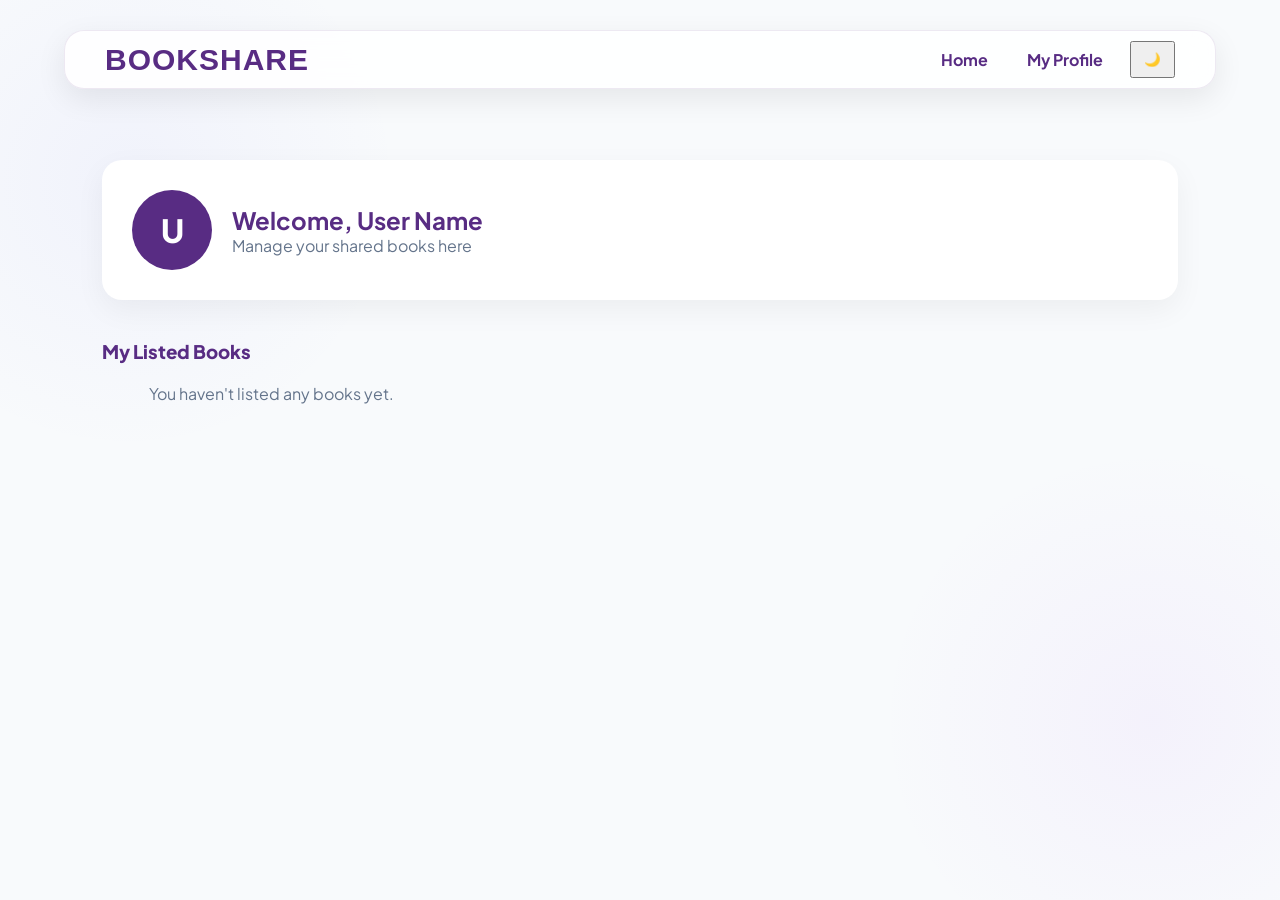
<file: dashboard.html>
<!DOCTYPE html>
<html lang="en">
<head>
    <meta charset="UTF-8">
    <meta name="viewport" content="width=device-width, initial-scale=1.0">
    <title>My Dashboard | BOOKSHARE</title>
    <link rel="stylesheet" href="style.css">
    <link rel="stylesheet" href="https://cdnjs.cloudflare.com/ajax/libs/font-awesome/6.0.0/css/all.min.css">
</head>
<body class="dashboard-body">

    <nav class="navbar">
        <div class="logo">
            <span style="color: #582C83 !important; font-weight: 800; font-size: 24px;">BOOKSHARE</span>
        </div>
        <div class="nav-links">
            <a href="index.html">Home</a>
            <a href="dashboard.html" class="active">My Profile</a>
            <button onclick="toggleDarkMode()" id="darkModeBtn">🌙</button>
        </div>
    </nav>

    <div class="main-content" style="padding: 20px 8%;">
        <div class="user-header" style="background: var(--card-white); padding: 30px; border-radius: 20px; box-shadow: 0 10px 30px rgba(0,0,0,0.05); margin-bottom: 40px; display: flex; align-items: center; gap: 20px;">
            <div class="user-avatar" style="width: 80px; height: 80px; background: #582C83; color: white; border-radius: 50%; display: flex; align-items: center; justify-content: center; font-size: 2rem; font-weight: 800;">U</div>
            <div>
                <h2 id="displayUserName" style="color: #582C83;">Welcome, User Name</h2>
                <p style="color: var(--text-muted);">Manage your shared books here</p>
            </div>
        </div>

        <h3 style="margin-bottom: 20px;">My Listed Books</h3>
        
        <div id="userBookGrid" class="book-grid">
            </div>
    </div>

    <script src="theme.js"></script>
    <script src="logic.js"></script>
</body>
</html>
</file>
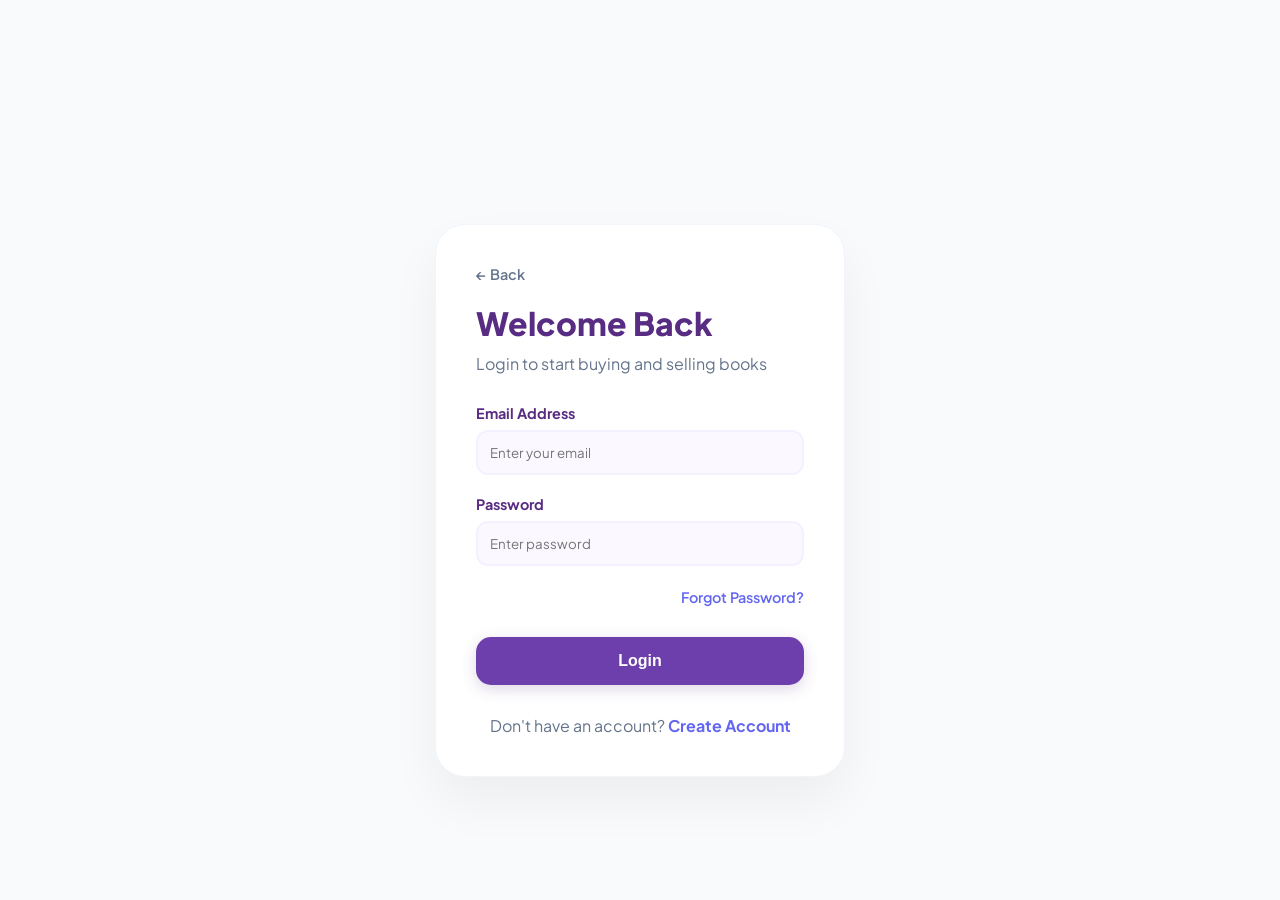
<file: login.html>
<!DOCTYPE html>
<html lang="en">
<head>
    <meta charset="UTF-8">
    <meta name="viewport" content="width=device-width, initial-scale=1.0">
    <title>Login | BOOKSHARE</title>
    <link rel="stylesheet" href="style.css">
</head>
<body class="login-body">

    <div class="login-container">
        <div class="login-card">
            <div class="login-header">
                <a href="index.html" class="back-link">← Back</a>
                <h2>Welcome Back </h2>
                <p>Login to start buying and selling books</p>
            </div>

            <form class="login-form" id="loginForm">
                <div class="input-group">
                    <label>Email Address</label>
                    <input type="email" id="loginEmail" placeholder="Enter your email" required>
                </div>
                
                <div class="input-group">
                    <label>Password</label>
                    <input type="password" id="loginPassword" placeholder="Enter password" required>
                </div>

                <div class="forgot-pass">
                    <a href="#">Forgot Password?</a>
                </div>

                <button type="submit" class="login-submit">Login</button>
            </form>

            <div class="login-footer">
                <p>Don't have an account? <a href="signup.html">Create Account</a></p>
            </div>
        </div>
    </div>

    <script>
        document.getElementById('loginForm').addEventListener('submit', function(e) {
            e.preventDefault();

            // ૧. ઇનપુટ કરેલી વિગતો મેળવો
            const emailInput = document.getElementById('loginEmail').value;
            const passInput = document.getElementById('loginPassword').value;

            // ૨. Signup વખતે સ્ટોર થયેલો ડેટા મેળવો
            const savedEmail = localStorage.getItem('registeredEmail');
            const savedPass = localStorage.getItem('registeredPassword');

            // ૩. વિગતો ચેક કરો
            if (emailInput === savedEmail && passInput === savedPass) {
                alert("Login Successful! 🔓");
                
                // લોગિન સ્ટેટસ સાચવો
                localStorage.setItem('isLoggedIn', 'true'); 
                
                // હોમ પેજ પર મોકલો
                window.location.href = "index.html";
            } else {
                alert("Invalid email or password! Please check and try again.");
            }
        });
    </script>
<script src="theme.js"></script>
</body>
</html>
</file>
<file: style.css>
/* Google Font Import */
@import url('https://fonts.googleapis.com/css2?family=Plus+Jakarta+Sans:wght@300;400;600;800&display=swap');

:root {
    /* Bright & Professional Colors */
    --primary-gradient: linear-gradient(135deg, #6366f1 0%, #a855f7 100%); /* Indigo to Purple */
    --bg-light: #f8fafc;
    --card-white: #ffffff;
    --text-dark: #1e293b;
    --text-muted: #64748b;
}

* {
    margin: 0;
    padding: 0;
    box-sizing: border-box;
}

body {
    background-color: var(--bg-light);
    /* બેકગ્રાઉન્ડમાં હળવા કલરના ગોળા (Blur Blobs) જે મોર્ડન લાગે */
    background-image: 
        radial-gradient(circle at 10% 20%, rgba(99, 102, 241, 0.05) 0%, transparent 20%),
        radial-gradient(circle at 90% 80%, rgba(168, 85, 247, 0.05) 0%, transparent 20%);
    color: var(--text-dark);
    font-family: 'Plus Jakarta Sans', sans-serif;
    min-height: 100vh;
}

/* --- Colorful Navbar --- */
.navbar {
    display: flex;
    justify-content: space-between;
    align-items: center;
    padding: 20px 8%;
    background: rgba(255, 255, 255, 0.8);
    backdrop-filter: blur(15px);
    border-bottom: 2px solid #f1f5f9;
    position: sticky;
    top: 0;
    z-index: 1000;
}

/* ૧. લોગો ટેક્સ્ટ ફિક્સ - જે હવે આપણી પર્પલ થીમ પકડશે */
.logo {
    display: flex;
    align-items: center;
    font-size: 1.6rem;
    font-weight: 800;
    /* અહીંથી Gradient અને Transparent કાઢી નાખ્યું છે જેથી આપણે આપેલો કલર દેખાય */
}

/* લોગોની અંદરના span (BOOKSHARE) માટે */
.logo span {
    color: #582C83 !important; /* ડાર્ક પર્પલ */
    -webkit-text-fill-color: initial !important; /* ટ્રાન્સપરન્ટ ઇફેક્ટ દૂર કરી */
    background: none !important;
    font-size: 30px !important;
}
.nav-links a {
    color: var(--text-muted);
    text-decoration: none;
    margin-left: 30px;
    font-weight: 600;
    transition: 0.3s;
}

.nav-links a:hover {
    color: #6366f1;
}

.login-btn {
    background: var(--primary-gradient);
    color: white !important;
    padding: 10px 25px;
    border-radius: 12px;
    box-shadow: 0 4px 15px rgba(99, 102, 241, 0.3); /* કલરફુલ શેડો */
}

/* --- Hero Section with Colorful Text --- */
.hero {
    text-align: center;
    padding: 80px 5%;
}

.hero h1 {
    font-size: 4rem;
    font-weight: 800;
    letter-spacing: -1.5px;
    line-height: 1.2;
    margin-bottom: 20px;
}

/* અમુક શબ્દોને કલરફુલ બનાવવા માટે */
.hero h1 span {
    background: var(--primary-gradient);
    -webkit-background-clip: text;
    -webkit-text-fill-color: transparent;
}

.hero p {
    color: var(--text-muted);
    font-size: 1.2rem;
    margin-bottom: 40px;
}

/* --- Colorful Glass Search Bar --- */
.search-bar {
    display: flex;
    background: white;
    padding: 10px;
    border-radius: 20px;
    max-width: 650px;
    margin: 0 auto;
    box-shadow: 0 20px 50px rgba(0,0,0,0.08); /* સોફ્ટ શેડો */
    border: 2px solid transparent;
    background-image: linear-gradient(white, white), var(--primary-gradient);
    background-origin: border-box;
    background-clip: padding-box, border-box; /* બોર્ડર ગ્રેડિયન્ટમાં */
}

.search-bar input {
    flex: 1;
    border: none;
    outline: none;
    padding: 12px 20px;
    font-size: 1rem;
    color: var(--text-dark);
}

.search-bar button {
    background: var(--primary-gradient);
    color: white;
    border: none;
    padding: 0 30px;
    border-radius: 15px;
    font-weight: 600;
    cursor: pointer;
    box-shadow: 0 5px 15px rgba(168, 85, 247, 0.2);
}
/* --- Colorful Category Tags --- */
.categories {
    display: flex;
    justify-content: center;
    gap: 15px;
    margin-top: 50px;
    flex-wrap: wrap;
}

.cat-tag {
    background: white !important;
    padding: 12px 25px;
    border-radius: 100px;
    font-weight: 600;
    font-size: 0.9rem;
    color: #64748b !important; /* Text Muted Color */
    border: 1px solid #e2e8f0;
    transition: 0.4s;
    cursor: pointer;
}

/* જે બટન સિલેક્ટ થયેલું હોય (Active) તેના માટે ખાસ પર્પલ કલર */
.cat-tag.active-tag {
    background: #582C83 !important; /* આપણી પર્પલ થીમ */
    color: white !important;
    border-color: #582C83 !important;
    transform: translateY(-3px);
    box-shadow: 0 8px 15px rgba(88, 44, 131, 0.3);
}

/* માઉસ ઉપર જાય ત્યારે થતી ઇફેક્ટ */
.cat-tag:hover {
    transform: translateY(-5px);
    color: #582C83 !important; /* હોવર પર લખાણ પર્પલ થશે */
    border-color: #582C83 !important;
    background: #f5f3ff !important; /* આછો પર્પલ બેકગ્રાઉન્ડ */
}

/* --- Book Display Section --- */
.book-container {
    padding: 60px 8%;
}
.section-title {
    font-size: 2rem;
    font-weight: 800;
    margin-bottom: 40px;
    text-align: left;
}

.section-title span {
    background: var(--primary-gradient);
    -webkit-background-clip: text;
    -webkit-text-fill-color: transparent;
}

/* Book Grid Layout */
.book-grid {
    display: grid;
    grid-template-columns: repeat(auto-fill, minmax(260px, 1fr));
    gap: 30px;
}

/* Individual Card Styling */
.book-card {
    background: white;
    border-radius: 24px;
    overflow: hidden;
    border: 1px solid #f1f5f9;
    transition: all 0.4s cubic-bezier(0.175, 0.885, 0.32, 1.275);
    box-shadow: 0 10px 30px rgba(0,0,0,0.03);
    position: relative;
}

.book-card:hover {
    transform: translateY(-10px);
    box-shadow: 0 20px 40px rgba(99, 102, 241, 0.1);
    border-color: #e2e8f0;
}

/* Book Image Area */
.book-img {
    height: 320px;
    background: #f8fafc;
    position: relative;
    overflow: hidden;
}

.book-img img {
    width: 100%;
    height: 100%;
    object-fit: cover;
    transition: 0.5s;
}

.book-card:hover .book-img img {
    transform: scale(1.08);
}

/* Badges */
.category-badge, .sold-badge {
    position: absolute;
    top: 15px;
    left: 15px;
    background: rgba(255, 255, 255, 0.9);
    backdrop-filter: blur(5px);
    padding: 6px 15px;
    border-radius: 100px;
    font-size: 0.75rem;
    font-weight: 700;
    color: #6366f1;
}

.category-badge.free { color: #22c55e; }
.sold-badge { background: #ef4444; color: white; }

/* Book Details */
.book-info {
    padding: 20px;
}

.book-info h3 {
    font-size: 1.1rem;
    margin-bottom: 5px;
    color: var(--text-dark);
}

.author {
    font-size: 0.85rem;
    color: var(--text-muted);
    margin-bottom: 15px;
}

.price-row {
    display: flex;
    align-items: center;
    gap: 10px;
    margin-bottom: 20px;
}

.price {
    font-size: 1.3rem;
    font-weight: 800;
    color: #1e293b;
}

.old-price {
    text-decoration: line-through;
    color: #94a3b8;
    font-size: 0.9rem;
}

.free-label {
    color: #22c55e;
    font-weight: 700;
}

/* WhatsApp Button */
.chat-btn {
    width: 100%;
    padding: 12px;
    border: none;
    border-radius: 14px;
    background: #f1f5f9;
    color: #475569;
    font-weight: 600;
    cursor: pointer;
    transition: 0.3s;
}

.book-card:hover .chat-btn {
    background: var(--primary-gradient);
    color: white;
}

.chat-btn.disabled {
    background: #f8fafc;
    color: #cbd5e1;
    cursor: not-allowed;
}
/* --- Login Page Styles --- */
.login-body {
    display: flex;
    justify-content: center;
    align-items: center;
    min-height: 100vh;
    background: #f8fafc; /* Light Professional Grey */
}

.login-container {
    width: 100%;
    max-width: 450px;
    padding: 20px;
}

.login-card {
    background: white;
    padding: 40px;
    border-radius: 30px;
    box-shadow: 0 25px 50px rgba(0,0,0,0.05);
    border: 1px solid #f1f5f9;
    animation: fadeIn 0.6s ease-out;
}

.back-link {
    text-decoration: none;
    color: var(--text-muted);
    font-size: 0.9rem;
    font-weight: 600;
    display: block;
    margin-bottom: 20px;
}

.login-header h2 {
    font-size: 2rem;
    font-weight: 800;
    margin-bottom: 10px;
}

.login-header h2 span {
    background: var(--primary-gradient);
    -webkit-background-clip: text;
    -webkit-text-fill-color: transparent;
}

.login-header p {
    color: var(--text-muted);
    margin-bottom: 30px;
}

/* Input Fields Style */
.input-group {
    margin-bottom: 20px;
    text-align: left;
}

.input-group label {
    display: block;
    font-size: 0.9rem;
    font-weight: 600;
    margin-bottom: 8px;
    color: var(--text-dark);
}

.input-group input {
    width: 100%;
    padding: 15px;
    border-radius: 12px;
    border: 1px solid #e2e8f0;
    background: #f8fafc;
    font-family: inherit;
    transition: 0.3s;
}

.input-group input:focus {
    outline: none;
    border-color: #6366f1;
    background: white;
    box-shadow: 0 0 0 4px rgba(99, 102, 241, 0.1);
}

.forgot-pass {
    text-align: right;
    margin-bottom: 30px;
}

.forgot-pass a {
    color: #6366f1;
    text-decoration: none;
    font-size: 0.9rem;
    font-weight: 600;
}

/* Login Button */
.login-submit {
    width: 100%;
    padding: 15px;
    border: none;
    border-radius: 12px;
    background: var(--primary-gradient);
    color: white;
    font-size: 1rem;
    font-weight: 700;
    cursor: pointer;
    box-shadow: 0 10px 20px rgba(99, 102, 241, 0.2);
    transition: 0.3s;
}

.login-submit:hover {
    transform: translateY(-2px);
    box-shadow: 0 15px 25px rgba(99, 102, 241, 0.3);
}

.login-footer {
    margin-top: 30px;
    text-align: center;
    color: var(--text-muted);
}

.login-footer a {
    color: #6366f1;
    text-decoration: none;
    font-weight: 700;
}

/* Entry Animation */
@keyframes fadeIn {
    from { opacity: 0; transform: translateY(20px); }
    to { opacity: 1; transform: translateY(0); }
}
/* --- Upload Page Styles --- */
.upload-body {
    background-color: #f8fafc;
}

.upload-container {
    max-width: 800px;
    margin: 50px auto;
    padding: 0 20px;
    animation: fadeIn 0.8s ease;
}

.upload-header {
    text-align: center;
    margin-bottom: 40px;
}

.upload-header h2 {
    font-size: 2.5rem;
    font-weight: 800;
}

.upload-header h2 span {
    background: var(--primary-gradient);
    -webkit-background-clip: text;
    -webkit-text-fill-color: transparent;
}

/* Image Upload Placeholder */
.image-upload-box {
    width: 100%;
    margin-bottom: 30px;
}

.upload-label {
    display: flex;
    flex-direction: column;
    align-items: center;
    justify-content: center;
    height: 200px;
    border: 2px dashed #e2e8f0;
    border-radius: 20px;
    background: white;
    cursor: pointer;
    transition: 0.3s;
}

.upload-label:hover {
    border-color: #6366f1;
    background: rgba(99, 102, 241, 0.02);
}

.upload-icon {
    font-size: 2.5rem;
    margin-bottom: 10px;
}

.upload-form {
    background: white;
    padding: 40px;
    border-radius: 30px;
    box-shadow: 0 20px 40px rgba(0,0,0,0.03);
}

.form-grid {
    display: grid;
    grid-template-columns: 1fr 1fr;
    gap: 20px;
}

/* Dropdown Menu Style */
select {
    width: 100%;
    padding: 15px;
    border-radius: 12px;
    border: 1px solid #e2e8f0;
    background: #f8fafc;
    font-family: inherit;
    appearance: none; /* Removes default arrow */
    cursor: pointer;
}

textarea {
    width: 100%;
    padding: 15px;
    border-radius: 12px;
    border: 1px solid #e2e8f0;
    background: #f8fafc;
    font-family: inherit;
    resize: none;
}

.upload-submit {
    width: 100%;
    padding: 18px;
    margin-top: 30px;
    border: none;
    border-radius: 15px;
    background: var(--primary-gradient);
    color: white;
    font-size: 1.1rem;
    font-weight: 700;
    cursor: pointer;
    box-shadow: 0 10px 20px rgba(99, 102, 241, 0.2);
    transition: 0.3s;
}

.upload-submit:hover {
    transform: translateY(-3px);
    box-shadow: 0 15px 30px rgba(99, 102, 241, 0.3);
}

/* Responsive for Mobile */
@media (max-width: 600px) {
    .form-grid {
        grid-template-columns: 1fr;
    }
}
/* --- Request Page Styles --- */
.request-body {
    background: #f8fafc;
}

.request-container {
    max-width: 1000px;
    margin: 50px auto;
    padding: 0 20px;
}

.request-header {
    text-align: center;
    margin-bottom: 50px;
}

.request-grid {
    display: grid;
    grid-template-columns: 1fr 1.2fr;
    gap: 40px;
}

/* Form Card */
.request-form-card {
    background: white;
    padding: 30px;
    border-radius: 25px;
    box-shadow: 0 20px 40px rgba(0,0,0,0.03);
    height: fit-content;
}

.request-form-card h3 {
    margin-bottom: 25px;
    font-size: 1.4rem;
}

.request-submit {
    width: 100%;
    padding: 15px;
    border: none;
    border-radius: 12px;
    background: var(--primary-gradient);
    color: white;
    font-weight: 700;
    cursor: pointer;
    box-shadow: 0 10px 20px rgba(99, 102, 241, 0.2);
}

/* Requests List */
.live-requests h3 {
    margin-bottom: 25px;
}

.req-item {
    background: white;
    padding: 20px;
    border-radius: 18px;
    margin-bottom: 15px;
    display: flex;
    justify-content: space-between;
    align-items: center;
    border: 1px solid #f1f5f9;
    transition: 0.3s;
}

.req-item:hover {
    border-color: #6366f1;
    transform: translateX(5px);
}

.req-info h4 {
    font-size: 1.1rem;
    margin-bottom: 5px;
}

.req-info p {
    font-size: 0.85rem;
    color: var(--text-muted);
}

.req-info span {
    color: var(--text-dark);
    font-weight: 600;
}

.status-badge {
    background: #fef9c3;
    color: #a16207;
    padding: 5px 12px;
    border-radius: 100px;
    font-size: 0.75rem;
    font-weight: 700;
}

/* Mobile Responsive */
@media (max-width: 800px) {
    .request-grid {
        grid-template-columns: 1fr;
    }
}
/* Wishlist Button Styling */
.wishlist-btn {
    position: absolute;
    top: 15px;
    right: 15px;
    width: 40px;
    height: 40px;
    border-radius: 50%;
    background: white;
    border: none;
    box-shadow: 0 4px 10px rgba(0,0,0,0.1);
    cursor: pointer;
    display: flex;
    align-items: center;
    justify-content: center;
    transition: 0.3s ease;
    z-index: 10;
}

.heart-icon {
    color: #cbd5e1; /* Default Grey Heart */
    font-size: 1.4rem;
    transition: 0.3s;
}

/* જ્યારે બટન એક્ટિવ (ક્લિક કરેલું) હોય ત્યારે */
.wishlist-btn.active .heart-icon {
    color: #ff4757; /* Red Heart */
    transform: scale(1.2);
}

.wishlist-btn:hover {
    transform: scale(1.1);
}
/* --- Location Badge Style --- */
.location-badge {
    display: inline-flex;
    align-items: center;
    gap: 5px;
    background: #f1f5f9; /* Soft Blue-Grey */
    color: #6366f1;      /* Indigo Color */
    padding: 4px 12px;
    border-radius: 50px;
    font-size: 0.8rem;
    font-weight: 700;
    margin-bottom: 10px;
}

.loc-icon {
    font-size: 0.9rem;
}

/* સર્ચ બારમાં લોકેશન ફિલ્ટર માટે */
.location-filter {
    border-left: 1px solid #e2e8f0;
    padding-left: 15px;
    margin-left: 10px;
    display: flex;
    align-items: center;
}

.location-filter select {
    border: none;
    background: transparent;
    font-weight: 600;
    color: var(--text-dark);
    outline: none;
    cursor: pointer;
}
/* --- Free Books Section Style --- */
.free-books-section {
    padding: 60px 8%;
    background: linear-gradient(to bottom, #f0fdf4 0%, #ffffff 100%); /* Light Greenish Fade */
    border-radius: 50px 50px 0 0;
    margin-top: 40px;
}

.free-tag {
    position: absolute;
    top: 15px;
    left: 15px;
    background: #22c55e; /* Bright Green */
    color: white;
    padding: 5px 15px;
    border-radius: 50px;
    font-size: 0.75rem;
    font-weight: 800;
    box-shadow: 0 4px 10px rgba(34, 197, 94, 0.3);
}

.free-price {
    color: #22c55e;
    font-size: 1.4rem;
    font-weight: 800;
}

/* Free Button Hover Effect */
.free-btn {
    background: #22c55e !important;
    color: white !important;
    border: none;
    box-shadow: 0 10px 20px rgba(34, 197, 94, 0.2);
}

.free-btn:hover {
    background: #16a34a !important;
    transform: translateY(-2px);
    box-shadow: 0 15px 25px rgba(34, 197, 94, 0.3);
}

/* Free Card Special Border */
.free-card {
    border: 2px solid #dcfce7 !important;
}

.free-card:hover {
    border-color: #22c55e !important;
}
@keyframes fadeIn {
    from { opacity: 0; transform: translateY(10px); }
    to { opacity: 1; transform: translateY(0); }
}

/* એક્ટિવ કેટેગરી માટે સ્ટાઈલ */
.active-tag {
    background: var(--primary-gradient) !important;
    color: white !important;
    border-color: transparent !important;
}
.condition-tag {
    position: absolute;
    bottom: 10px;
    left: 10px;
    background: rgba(0, 0, 0, 0.6);
    color: white;
    padding: 3px 8px;
    border-radius: 5px;
    font-size: 0.7rem;
    backdrop-filter: blur(5px);
}

.seller-rating {
    font-size: 0.8rem;
    color: #64748b;
    margin-bottom: 8px;
}

.stars {
    color: #fbbf24; /* Golden color for stars */
}
.categories {
    display: flex;
    justify-content: center;
    gap: 12px;
    margin: 30px auto;
    flex-wrap: wrap; /* આનાથી મોબાઈલમાં ટેગ્સ બીજી લાઈનમાં આવશે અને કપાશે નહીં */
    max-width: 90%;
}

.cat-tag {
    cursor: pointer;
    padding: 10px 25px;
    border-radius: 50px;
    border: 1px solid #e2e8f0;
    background: white;
    font-weight: 600;
    font-size: 0.9rem;
    transition: 0.3s ease;
    white-space: nowrap; /* ટેગનું લખાણ એક જ લાઈનમાં રહેશે */
}
.sold-overlay {
    position: absolute;
    top: 0; left: 0; width: 100%; height: 100%;
    background: rgba(0,0,0,0.6);
    color: white;
    display: flex;
    justify-content: center;
    align-items: center;
    font-weight: bold;
    font-size: 1.5rem;
    z-index: 5;
    pointer-events: none;
}
/* Sold Out કાર્ડ માટેની ડિઝાઈન */
.book-card.sold {
    position: relative;
    opacity: 0.6;
    pointer-events: none; /* ક્લિક બંધ કરી દેશે */
}

.book-card.sold::before {
    content: "SOLD OUT";
    position: absolute;
    top: 40%;
    left: 50%;
    transform: translate(-50%, -50%) rotate(-15deg);
    background: #ff4757;
    color: white;
    padding: 10px 20px;
    font-weight: bold;
    border: 2px solid white;
    z-index: 100;
    border-radius: 5px;
}
.logo {
    display: flex;
    align-items: center;
    gap: 10px; /* લોગો અને નામ વચ્ચેની જગ્યા */
    font-weight: 700;
    font-size: 24px;
    color: #1e293b; /* તમારી થીમ મુજબનો ડાર્ક કલર */
}

.nav-logo {
    width: 40px;  /* લોગોની પહોળાઈ */
    height: 40px; /* લોગોની ઉંચાઈ */
    object-fit: contain;
    border-radius: 8px; /* જો લોગો ચોરસ હોય તો તેને થોડો રાઉન્ડ કરવા માટે */
}
.logo {
    display: flex;
    align-items: center;
    gap: 10px;
    font-weight: 700;
    font-size: 24px;
    
    /* આ લાઈન લોગોના પર્પલ કલર સાથે મેચ થશે */
    color: #2c2d77; /* આ એક સ્ટાન્ડર્ડ મોર્ડન પર્પલ (Indigo) છે */
    
    text-transform: uppercase; /* જો તમારે લખાણ Capital રાખવું હોય તો */
    letter-spacing: 1px; /* પ્રોફેશનલ લુક માટે અક્ષરો વચ્ચે થોડી જગ્યા */
}

/* જો તમે ઈચ્છો તો 'SHARE' ને અલગ કલર આપી શકો છો */
.logo span {
    color: #2e2f70; /* આખું નામ પર્પલ થશે */
}
/* ૧. Mark as Sold બટન (ડાર્ક પર્પલ શેડ - લોગોના થડ જેવો) */
.sold-btn {
    background: #582C83 !important; /* ડાર્ક પર્પલ */
    color: white !important;
    border: none;
    padding: 12px;
    border-radius: 12px;
    cursor: pointer;
    width: 100%;
    font-weight: 600;
    margin-top: 10px;
    transition: 0.3s;
}

.sold-btn:hover {
    background: #452266 !important; /* થોડું વધુ ડાર્ક */
}

/* ૨. Delete Listing બટન (લાઇટ પર્પલ શેડ - લોગોના બહારના સર્કલ જેવો) */
.delete-btn {
    background: #E1D5F0 !important; /* લાઇટ પર્પલ */
    color: #582C83 !important;      /* ડાર્ક પર્પલ ટેક્સ્ટ */
    border: 1px solid #D1C4E9;
    padding: 10px;
    border-radius: 12px;
    cursor: pointer;
    width: 100%;
    font-weight: 600;
    font-size: 14px;
    margin-top: 10px;
    transition: 0.3s;
}

.delete-btn:hover {
    background: #D1C4E9 !important;
    color: #452266 !important;
}

/* ૩. પ્રાઇસ (કિંમત) નો કલર પણ લોગો મુજબ સેટ કરો */
.price {
    color: #582C83; 
    font-weight: 800;
    font-size: 1.5rem;
}
/* ૧. મેઈન હેડિંગ (Give Your Books A Second Life) માટે */
.hero h1 {
    color: #582C83 !important; /* ડાર્ક પર્પલ */
    font-weight: 800; /* થોડા વધુ જાડા અક્ષર પ્રોફેશનલ લાગશે */
}

/* ૨. નેવબારમાં લોગોની બાજુમાં જે BOOKSHARE લખ્યું છે તેના માટે */
.logo span {
    color: #582C83 !important;
    font-weight: 700;
    letter-spacing: 1px; /* અક્ષરો વચ્ચે થોડી જગ્યા */
}

/* ૩. સર્ચ બારની બોર્ડરને પણ થોડી મેચ કરવા માટે (Optional) */
.search-bar {
    border: 2px solid #E1D5F0; /* લાઈટ પર્પલ બોર્ડર */
}
/* ૧. નેવબારનું બેકગ્રાઉન્ડ - જે હોમ પેજથી અલગ દેખાશે */
.navbar {
    background-color: #E9E2F7 !important; /* થોડો વધુ ડાર્ક અને રિચ લાઇટ પર્પલ */
    padding: 10px 40px;
    display: flex;
    justify-content: space-between;
    align-items: center;
    /* નીચેની લાઇન અને શેડો નેવબારને અલગ પાડશે */
    border-bottom: 3px solid #D1C4E9; 
    box-shadow: 0 4px 12px rgba(88, 44, 131, 0.15); 
    position: sticky;
    top: 0;
    z-index: 1000;
}

/* ૨. નેવબારની લિંક્સ */
.nav-links a {
    text-decoration: none;
    color: #582C83 !important; /* ડાર્ક પર્પલ અક્ષર */
    font-weight: 700;
    padding: 8px 20px;
    border-radius: 8px;
    transition: all 0.3s ease;
}

/* ૩. હોવર ઇફેક્ટ - ડાર્ક બોક્સ */
.nav-links a:hover {
    background-color: #582C83 !important; /* ડાર્ક પર્પલ બોક્સ */
    color: #ffffff !important; /* વ્હાઇટ અક્ષર */
}

/* ૪. લોગો અને ટેક્સ્ટને પ્રોપરલી સેન્ટર કરવા માટે */
.logo {
    display: flex;
    align-items: center;
    gap: 12px;
}

.logo span {
    color: #582C83 !important;
    font-size: 24px;
    font-weight: 800;
}
/* ૧. કેટેગરી કન્ટેનર (બધા બટન્સની આજુબાજુની જગ્યા) */
.categories {
    display: flex;
    justify-content: center;
    gap: 15px;
    margin-top: 30px;
    flex-wrap: wrap;
}

/* ૨. કેટેગરી ટેગ્સ - Navbar જેવો લુક */
.cat-tag {
    background-color: #E9E2F7 !important; /* Navbar જેવો લાઈટ પર્પલ */
    color: #582C83 !important;           /* ડાર્ક પર્પલ ફોન્ટ */
    padding: 10px 25px;
    border-radius: 12px;                  /* થોડા રાઉન્ડ ખૂણા */
    cursor: pointer;
    font-weight: 700;
    font-size: 15px;
    transition: all 0.3s ease;
    border: 2px solid transparent;        /* સ્મૂધ ઇફેક્ટ માટે */
    display: flex;
    align-items: center;
    box-shadow: 0 4px 10px rgba(88, 44, 131, 0.05); /* હળવો શેડો */
}

/* ૩. હોવર ઇફેક્ટ - Navbar જેવું ડાર્ક પર્પલ બોક્સ */
.cat-tag:hover {
    background-color: #582C83 !important; /* ડાર્ક પર્પલ બેકગ્રાઉન્ડ */
    color: #ffffff !important;           /* વ્હાઇટ ફોન્ટ */
    transform: translateY(-3px);          /* સહેજ ઉપર આવશે */
    box-shadow: 0 6px 15px rgba(88, 44, 131, 0.2);
}

/* ૪. એક્ટિવ ટેગ (જ્યારે કોઈ કેટેગરી સિલેક્ટ થયેલી હોય) */
.cat-tag.active-tag, .cat-tag.active {
    background-color: #582C83 !important;
    color: #ffffff !important;
    box-shadow: 0 4px 12px rgba(88, 44, 131, 0.3);
}
/* ૧. બુક કાર્ડનો આખો લુક બદલવા માટે */
.book-card {
    background: #ffffff;
    border-radius: 20px; /* વધુ રાઉન્ડ ખૂણા */
    overflow: hidden;
    border: 1px solid #E9E2F7; /* લાઈટ પર્પલ બોર્ડર */
    box-shadow: 0 10px 25px rgba(88, 44, 131, 0.05); /* હળવો પર્પલ શેડો */
    transition: all 0.4s cubic-bezier(0.175, 0.885, 0.32, 1.275); /* સ્મૂધ એનિમેશન */
    position: relative;
    display: flex;
    flex-direction: column;
}

/* ૨. હોવર ઇફેક્ટ - કાર્ડ થોડું ઉપર આવશે અને શેડો ડાર્ક થશે */
.book-card:hover {
    transform: translateY(-12px);
    box-shadow: 0 20px 40px rgba(88, 44, 131, 0.15);
    border-color: #8A5AC2; /* બોર્ડર પર્પલ થશે */
}

/* ૩. બુક ઈમેજ સેક્શન */
.book-img {
    position: relative;
    height: 220px;
    overflow: hidden;
}

.book-img img {
    width: 100%;
    height: 100%;
    object-fit: cover;
    transition: transform 0.5s ease;
}

.book-card:hover .book-img img {
    transform: scale(1.1); /* હોવર કરતા ઈમેજ ઝૂમ થશે */
}

/* ૪. લોકેશન બેજ (📍 Rajkot) - એકદમ મોર્ડન લુક */
.location-badge {
    position: absolute;
    top: 15px;
    left: 15px;
    background: rgba(255, 255, 255, 0.9);
    backdrop-filter: blur(5px);
    padding: 5px 12px;
    border-radius: 50px;
    font-size: 12px;
    font-weight: 700;
    color: #582C83;
    box-shadow: 0 4px 10px rgba(0,0,0,0.1);
}

/* ૫. બુકની વિગતો (Info Section) */
.book-info {
    padding: 20px;
    text-align: left;
}

.book-info h3 {
    font-size: 18px;
    color: #582C83;
    margin-bottom: 5px;
    font-weight: 700;
}

.price-row {
    margin: 15px 0;
    display: flex;
    align-items: center;
    justify-content: space-between;
}

.price {
    font-size: 22px;
    color: #8A5AC2;
    font-weight: 800;
}

/* ૬. વોટ્સએપ બટન - પર્પલ ગ્રેડિયન્ટ લુક */
.chat-btn {
    background: linear-gradient(135deg, #8A5AC2 0%, #582C83 100%) !important;
    color: white !important;
    border: none !important;
    padding: 12px;
    border-radius: 12px;
    font-weight: 600;
    cursor: pointer;
    width: 100%;
    transition: 0.3s;
}

.chat-btn:hover {
    box-shadow: 0 8px 20px rgba(88, 44, 131, 0.3);
    opacity: 0.9;
}
/* ૧. મેઈન હેડિંગ અને લખાણ (ડાર્ક પર્પલ) */
.request-header h2, .request-header h1 {
    color: #582C83 !important;
}

/* ૨. રિક્વેસ્ટ ફોર્મ કાર્ડ - પ્રીમિયમ લુક */
.request-card {
    background: #ffffff;
    border: 1px solid #E9E2F7;
    border-radius: 20px;
    box-shadow: 0 10px 30px rgba(88, 44, 131, 0.08);
}

/* ૩. ઈનપુટ બોક્સ (Inputs & Select) */
.input-group label {
    color: #582C83;
    font-weight: 700;
}

.input-group input, .input-group select {
    border: 2px solid #F5F0FF !important;
    background-color: #FBF9FF !important;
    border-radius: 12px;
    padding: 12px;
    color: #582C83;
    transition: 0.3s;
}

.input-group input:focus {
    border-color: #8A5AC2 !important; /* ફોકસ કરતા મીડિયમ પર્પલ */
    outline: none;
    background-color: #ffffff !important;
}

/* ૪. Post Request બટન (ગ્રેડિયન્ટ પર્પલ) */
.post-btn, .request-submit {
    background: linear-gradient(135deg, #8A5AC2 0%, #582C83 100%) !important;
    color: white !important;
    border-radius: 12px;
    font-weight: 700;
    padding: 15px;
    border: none;
    box-shadow: 0 5px 15px rgba(88, 44, 131, 0.2);
}

/* ૫. જમણી બાજુના રિક્વેસ્ટ લિસ્ટ કાર્ડ્સ */
.recent-requests h3 {
    color: #582C83;
}

.request-item {
    background: #ffffff;
    border: 1px solid #F5F0FF;
    border-left: 5px solid #8A5AC2; /* સાઈડમાં પર્પલ બોર્ડર */
    border-radius: 15px;
    margin-bottom: 15px;
    padding: 15px;
    transition: 0.3s;
}

.request-item:hover {
    transform: translateX(5px);
    box-shadow: 0 5px 15px rgba(88, 44, 131, 0.1);
}

/* ૬. Waiting Badge - લોગોની લાઈટ થીમ મુજબ */
.waiting-badge {
    background: #E1D5F0 !important; /* લાઈટ પર્પલ */
    color: #582C83 !important;      /* ડાર્ક પર્પલ ટેક્સ્ટ */
    font-weight: 800;
    padding: 5px 12px;
    border-radius: 50px;
    font-size: 11px;
    text-transform: uppercase;
}
/* ૧. મેઈન હેડિંગ (Latest Books) માટે */
.section-title {
    color: #582C83 !important; /* લોગોના થડ જેવો ડાર્ક પર્પલ */
    font-size: 32px;
    font-weight: 800;
    text-align: left;
    margin-bottom: 30px;
    letter-spacing: -0.5px;
}

/* ૨. જો તમારે 'Books' શબ્દને થોડો લાઈટ પર્પલ રાખવો હોય (ઓપ્શનલ) */
.section-title span {
    color: #8A5AC2 !important; /* લોગોના પાંદડા જેવો પર્પલ */
}
/* ૧. 'List Your Book' હેડિંગ માટે (Upload Page) */
.upload-card h1, .upload-container h2 {
    color: #582C83 !important; /* લોગોના થડ જેવો ડાર્ક પર્પલ */
    font-weight: 800;
    text-align: center;
}

/* ૨. જો તમે 'Book' શબ્દને અલગ પર્પલ શેડ આપવા માંગતા હોવ */
.upload-card h1 span {
    color: #8A5AC2 !important; /* લોગોના પાંદડા જેવો પર્પલ */
}

/* ૩. હેડિંગની નીચેનું નાનું લખાણ (Fill in the details...) */
.upload-card p {
    color: #582C83;
    opacity: 0.7;
    text-align: center;
}/* ૧. મેઈન બટન (Post Listing, Submit, વગેરે) */
.submit-btn, .post-btn, .upload-submit-btn, .login-submit {
    /* લોગોની થીમ મુજબનો પર્પલ ગ્રેડિયન્ટ */
    background: linear-gradient(135deg, #8A5AC2 0%, #582C83 100%) !important;
    color: white !important;
    border: none !important;
    padding: 15px 25px;
    border-radius: 12px; /* પ્રોફેશનલ રાઉન્ડ ખૂણા */
    font-weight: 700;
    font-size: 16px;
    cursor: pointer;
    transition: all 0.3s ease;
    box-shadow: 0 4px 15px rgba(88, 44, 131, 0.2);
    display: block;
    width: 100%;
    text-align: center;
}

/* ૨. હોવર ઇફેક્ટ (Hover Effect) - નેવબાર જેવું ડાર્ક બોક્સ */
.submit-btn:hover, .post-btn:hover, .upload-submit-btn:hover {
    background: #582C83 !important; /* પૂરેપૂરું ડાર્ક પર્પલ */
    transform: translateY(-2px); /* સહેજ ઉપર આવશે */
    box-shadow: 0 8px 20px rgba(88, 44, 131, 0.35);
}

/* ૩. બટન ક્લિક થાય ત્યારે (Active State) */
.submit-btn:active {
    transform: scale(0.98);
}/* આ કોડને તમારી CSS ફાઈલમાં સૌથી નીચે પેસ્ટ કરો */
.post-btn, .submit-btn, .upload-submit-btn, button[type="submit"] {
    background-color: #6D3FAD !important; /* તમારો માંગેલો પર્પલ */
    background-image: none !important;    /* જો જૂનો ગ્રેડિયન્ટ હોય તો કાઢી નાખશે */
    color: white !important;
    border-radius: 15px !important;
    border: none !important;
}
/* ૧. 'Create Account' મેઈન હેડિંગ માટે */
.signup-container h2, .auth-header h2 {
    color: #582C83 !important; /* લોગોના થડ જેવો ડાર્ક પર્પલ */
    font-weight: 800;
    font-size: 32px;
    margin-bottom: 8px;
}

/* ૨. નીચેનું નાનું લખાણ અને 'BOOKSHARE' નામ માટે */
.signup-container p, .auth-header p {
    color: #582C83;
    opacity: 0.8;
}

/* ૩. ખાસ 'BOOKSHARE' લખાણને હાઈલાઈટ કરવા માટે */
.signup-container p span, .auth-header p strong {
    color: #8A5AC2 !important; /* મીડિયમ પર્પલ */
    font-weight: 700;
}

/* ૪. Signup પેજના ઈનપુટ લેબલ્સ (Name, Email, etc.) */
.signup-form label {
    color: #582C83 !important;
    font-weight: 600;
}

/* ૫. Signup બટન (તમારા ફેવરિટ પર્પલ શેડમાં) */
.signup-btn {
    background-color: #6D3FAD !important;
    color: white !important;
    border-radius: 15px !important;
    font-weight: 700;
    border: none;
    padding: 14px;
    box-shadow: 0 4px 12px rgba(109, 63, 173, 0.2);
}
/* ૧. 'Welcome Back' મેઈન હેડિંગ માટે */
.login-container h2, .welcome-text {
    color: #582C83 !important; /* લોગોના થડ જેવો ડાર્ક પર્પલ */
    font-weight: 800;
    font-size: 32px;
}

/* ૨. 'Forgot Password?' અને 'Create Account' લિંક્સ માટે */
.forgot-password, .create-account-link {
    color: #6D3FAD !important; /* તમારો પસંદ કરેલો બટન પર્પલ કલર */
    font-weight: 600;
    text-decoration: none;
}

.forgot-password:hover, .create-account-link:hover {
    color: #582C83 !important;
    text-decoration: underline;
}

/* ૩. 'Login' બટનને પણ પેલા બીજા બટન્સ જેવો જ કલર આપવા માટે */
.login-btn {
    background-color: #6D3FAD !important;
    color: white !important;
    border-radius: 15px !important;
    font-weight: 700;
    border: none;
    padding: 14px;
    box-shadow: 0 4px 12px rgba(109, 63, 173, 0.2);
    cursor: pointer;
    transition: 0.3s;
}

.login-btn:hover {
    background-color: #582C83 !important;
    transform: translateY(-2px);
}
/* ૧. મેઈન હેડિંગ (Can't find your Book?) માટે */
.request-header h2, .request-header h1 {
    color: #582C83 !important; /* લોગોના થડ જેવો ડાર્ક પર્પલ */
    font-weight: 800;
}

/* ૨. રિક્વેસ્ટ ફોર્મની અંદરના ટાઇટલ (Post New Request) માટે */
.request-card h3, .post-request-title {
    color: #582C83 !important;
    font-weight: 700;
}

/* ૩. ઈનપુટ ફીલ્ડ્સના લેબલ્સ (Book Name, Category, Your City) */
.input-group label, .form-label {
    color: #582C83 !important; /* અત્યારે જે બ્લેક છે તેને પર્પલ કરશે */
    font-weight: 700;
}

/* ૪. જમણી બાજુના લિસ્ટનું હેડિંગ (Recent Requests) */
.recent-requests h3 {
    color: #582C83 !important;
    font-weight: 700;
}

/* ૫. રિક્વેસ્ટ લિસ્ટમાં બુકનું નામ (Organic Chemistry વગેરે) */
.request-item h4, .request-book-name {
    color: #582C83 !important;
    font-weight: 700;
}

/* ૬. રિક્વેસ્ટ કરનારનું નામ અને શહેર (Requested by...) */
.request-info {
    color: #582C83;
    opacity: 0.8; /* થોડું હળવું પર્પલ જે પ્રોફેશનલ લાગશે */
}
/* ૧. રિક્વેસ્ટ પેજના બધા જ હેડિંગ્સ (બધા જ શક્ય ક્લાસ સાથે) */
.request-card h3, 
.recent-requests h3, 
.request-item h4, 
.post-request-title, 
.request-book-title, 
h3, h4 {
    color: #582C83 !important; /* ડાર્ક પર્પલ */
    font-weight: 800 !important;
}

/* ૨. રિક્વેસ્ટ પેજના લેબલ્સ (Book Name, Category, City) */
.input-group label, 
.form-group label, 
label {
    color: #582C83 !important;
    font-weight: 700 !important;
}

/* ૩. રિક્વેસ્ટમાં જે 'Waiting' લખેલું આવે છે તેના માટે */
.waiting-badge, .status-waiting {
    background-color: #E9E2F7 !important;
    color: #582C83 !important;
    border: 1px solid #D1C4E9 !important;
}
.logo span {
    color: #582C83 !important; /* ડાર્ક પર્પલ લોગો થીમ મુજબ */
    font-weight: 800 !important;
    font-size: 22px;
        letter-spacing: 1px;
    font-family: 'Montserrat', sans-serif; /* જો તમે આ ફોન્ટ વાપરતા હોવ તો */
}
/* ૧. Search Button (Search Bar ની અંદરનું બટન) */
.search-bar button {
    background: #582C83 !important; /* આપણો પર્પલ કલર */
    color: white !important;
    border: none !important;
    padding: 10px 25px !important;
    border-radius: 12px !important;
    font-weight: 700 !important;
    cursor: pointer;
    transition: 0.3s;
    box-shadow: 0 4px 15px rgba(88, 44, 131, 0.2) !important;
}

.search-bar button:hover {
    background: #4b0082 !important; /* હોવર પર થોડું વધારે ડાર્ક */
    transform: scale(1.05); /* થોડું મોટું થશે */
}

/* ૨. Login Button (Navbar માં જમણી બાજુ) */
.login-btn {
    background: #582C83 !important; /* આપણો પર્પલ કલર */
    color: white !important;
    padding: 10px 25px !important;
    border-radius: 12px !important;
    font-weight: 700 !important;
    text-decoration: none !important;
    transition: 0.3s;
    box-shadow: 0 4px 15px rgba(88, 44, 131, 0.3) !important;
    display: inline-block;
}

.login-btn:hover {
    background: #4b0082 !important;
    box-shadow: 0 6px 20px rgba(88, 44, 131, 0.4) !important;
    transform: translateY(-2px);
}
.navbar {
    display: flex;
    justify-content: space-between;
    align-items: center;
    
    /* આ ફેરફાર તેને ફ્લોટિંગ બનાવશે */
    width: 90%;             /* આખી સ્ક્રીન કરતા થોડો નાનો */
    margin: 20px auto;      /* ઉપરથી નીચે આવશે અને વચ્ચે (Center) રહેશે */
    padding: 15px 5%;
    
    background: rgba(255, 255, 255, 0.85) !important; /* કાચ જેવી ઇફેક્ટ */
    backdrop-filter: blur(15px) !important;           /* બ્લર ઇફેક્ટ */
    
    border-radius: 20px !important;    /* ખૂણાઓથી ગોળાકાર */
    border: 1px solid rgba(88, 44, 131, 0.1) !important; /* હળવી પર્પલ બોર્ડર */
    
    position: sticky;
    top: 20px;              /* સ્ક્રીનની એકદમ ઉપર નહીં ચોંટે, થોડી જગ્યા રાખશે */
    z-index: 1000;
    
    box-shadow: 0 10px 30px rgba(0, 0, 0, 0.08) !important; /* પ્રીમિયમ શેડો */
}
.navbar {
    width: 90%;
    margin: 10px auto !important; /* ઉપરથી માર્જિન ઓછું કરી નાખો */
    position: fixed;            /* તેને ફિક્સ રાખવા માટે */
    top: 0;
    left: 50%;
    transform: translateX(-50%); /* આનાથી તે બરાબર સેન્ટરમાં રહેશે */
    z-index: 1000;
}
.signup-container {
    display: flex;
    justify-content: center; /* આજુ-બાજુથી સેન્ટર */
    align-items: center;     /* ઉપર-નીચેથી સેન્ટર */
    min-height: 100vh;       /* આખી સ્ક્રીન જેટલી હાઈટ */
    padding-top: 80px;       /* Navbar ની નીચે જગ્યા રાખવા માટે */
}

/* ફોર્મના બોક્સ માટે */
.signup-card {
    width: 100%;
    max-width: 450px;       /* ફોર્મ બહુ પહોળું ના થઈ જાય તે માટે */
    margin: auto;           /* સેન્ટરમાં રાખવા */
}
/* ડાર્ક મોડ માટેના સ્પેશિયલ કલર્સ */
body.dark-theme {
    --bg-light: #0f172a;       /* ઘાટો નેવી બ્લુ/બ્લેક બેકગ્રાઉન્ડ */
    --card-white: #1e293b;     /* કાર્ડ્સ માટે ડાર્ક ગ્રે */
    --text-dark: #f8fafc;      /* લખાણ સફેદ થઈ જશે */
    --text-muted: #94a3b8;
    background-image: none;    /* ડાર્ક મોડમાં બ્લર ગોળા કાઢી નાખવા */
}

/* ડાર્ક મોડમાં નેવબાર અને અન્ય સુધારા */
body.dark-theme .navbar {
    background: rgba(15, 23, 42, 0.8) !important;
    border-bottom: 1px solid #334155;
}

body.dark-theme .cat-tag {
    background: #334155 !important;
    color: #f8fafc !important;
}
/* આખા પેજને ડાર્ક કરવા માટે */
body.dark-theme {
    background-color: #0f172a !important; /* ઘાટો કલર */
    background-image: none !important;
    color: #f8fafc !important;
}

/* બીજા પેજના ખાસ ક્લાસ (Request, Signup વગેરે) માટે */
body.dark-theme .request-body,
body.dark-theme .signup-container,
body.dark-theme .upload-container,
body.dark-theme section {
    background-color: #0f172a !important;
    color: #f8fafc !important;
}

/* ફોર્મની અંદરના સફેદ કાર્ડ્સને ડાર્ક કરવા માટે */
body.dark-theme .signup-card, 
body.dark-theme .book-card, 
body.dark-theme .form-box {
    background-color: #1e293b !important;
    border: 1px solid #334155 !important;
    color: #f8fafc !important;
}

/* ઈનપુટ બોક્સ (જ્યાં લખાણ લખાય છે) તેને પણ ડાર્ક કરવા */
body.dark-theme input, 
body.dark-theme select, 
body.dark-theme textarea {
    background-color: #334155 !important;
    color: white !important;
    border: 1px solid #475569 !important;
}

/* લખાણનો કલર ડાર્ક મોડમાં સફેદ કરવા */
body.dark-theme h1, 
body.dark-theme h2, 
body.dark-theme h3, 
body.dark-theme p, 
body.dark-theme label {
    color: #f8fafc !important;
}
/* --- Global Dark Mode Styles --- */
body.dark-theme {
    background-color: #0f172a !important;
    color: #f8fafc !important;
}

/* ડાર્ક મોડમાં બધા જ ટેક્સ્ટ એલિમેન્ટ્સને પકડીને સફેદ કરવા */
body.dark-theme h1, 
body.dark-theme h2, 
body.dark-theme h3, 
body.dark-theme h4, 
body.dark-theme p, 
body.dark-theme span, 
body.dark-theme label, 
body.dark-theme li, 
body.dark-theme small {
    color: #f8fafc !important; /* એકદમ વ્હાઇટ જેવું લખાણ */
}

/* ફોર્મની અંદરના લેબલ્સ (જેમ કે 'Full Name', 'Email') ખાસ દેખાય તે માટે */
body.dark-theme label {
    color: #cbd5e1 !important; /* થોડો આછો ગ્રે/વ્હાઇટ */
    font-weight: 600;
}

/* ઇનપુટ બોક્સની અંદર જે ટાઈપ કરો એ પણ સફેદ દેખાવું જોઈએ */
body.dark-theme input, 
body.dark-theme select, 
body.dark-theme textarea {
    background-color: #1e293b !important;
    color: #ffffff !important;
    border: 1px solid #334155 !important;
}

/* Placeholder (જે બોક્સમાં આછું લખેલું હોય) તેને પણ વંચાય તેવું કરવું */
body.dark-theme input::placeholder {
    color: #94a3b8 !important;
}

/* લિંક્સ જે ડાર્ક મોડમાં ન દેખાતી હોય (જેમ કે 'Login here') */
body.dark-theme a {
    color: #a855f7 !important; /* પર્પલ કલર જેથી ડાર્કમાં ચમકે */
}

/* કાર્ડ્સ અને કન્ટેનર */
body.dark-theme .signup-card, 
body.dark-theme .form-box, 
body.dark-theme .book-card {
    background-color: #1e293b !important;
    box-shadow: 0 10px 30px rgba(0, 0, 0, 0.3) !important;
}
/* ૧. ડાર્ક મોડમાં કાર્ડ્સ અને ફોર્મ બોક્સ - સફેદ કલર કાઢી નાખ્યો */
body.dark-theme .request-card, 
body.dark-theme .form-box, 
body.dark-theme .recent-requests div,
body.dark-theme .signup-card {
    background-color: #1a1a2e !important; /* ડાર્ક નેવી પર્પલ બેકગ્રાઉન્ડ */
    border: 1px solid #582C83 !important;   /* પર્પલ બોર્ડર */
    box-shadow: 0 5px 20px rgba(88, 44, 131, 0.2) !important;
}

/* ૨. ઘાટા અક્ષરો (Bold Fonts) - ડાર્ક પર્પલ (થોડો બ્રાઈટ જેથી વંચાય) */
body.dark-theme h1, 
body.dark-theme h2, 
body.dark-theme h3, 
body.dark-theme strong, 
body.dark-theme .logo span {
    color: #a855f7 !important; /* બ્રાઈટ પર્પલ */
    font-weight: 800;
}

/* ૩. નોર્મલ અક્ષરો અને લેબલ્સ - લાઈટ પર્પલ */
body.dark-theme p, 
body.dark-theme label, 
body.dark-theme span, 
body.dark-theme small {
    color: #d8b4fe !important; /* આછો પર્પલ (Light Purple) */
}

/* ૪. ઈનપુટ લેબલ્સ (જેમ કે Book Name, Category) */
body.dark-theme .form-group label, 
body.dark-theme .input-group label {
    color: #e9d5ff !important; /* સોફ્ટ પર્પલ */
    font-weight: 600;
}

/* ૫. ઈનપુટ બોક્સની અંદરનું લખાણ */
body.dark-theme input, 
body.dark-theme select, 
body.dark-theme textarea {
    background-color: #161625 !important;
    color: #ffffff !important;
    border: 1px solid #582C83 !important;
}

/* ૬. તાજેતરની રિક્વેસ્ટમાં નામ અને વિગત (Requested by: ...) */
body.dark-theme .recent-requests p {
    color: #c084fc !important; /* મીડિયમ પર્પલ */
}
/* ૧. આખા બોડીમાં ઉપરથી થોડી જગ્યા છોડવી */
body {
    padding-top: 100px !important; /* નેવબારની નીચે જગ્યા કરવા માટે */
}

/* ૨. ખાસ કરીને ફોર્મના કન્ટેનર માટે (Signup, Upload, Request) */
.signup-container, 
.request-body, 
.upload-container,
.main-content {
    margin-top: 40px !important; /* નેવબારથી હેડિંગને નીચે ધકેલવા માટે */
}

/* ૩. નેવબારને ફિક્સ રાખવો જેથી તે હેડિંગની ઉપર ના ચઢી જાય */
.navbar {
    position: fixed;
    top: 20px; /* હવામાં રાખવા માટે */
    left: 50%;
    transform: translateX(-50%);
    width: 90%;
    z-index: 1000;
}
/* Dashboard Specific Styles */
.user-header {
    transition: 0.3s;
}

body.dark-theme .user-header {
    background: #1e293b !important;
    border: 1px solid #582C83;
}

.action-btns button {
    transition: 0.3s;
}

.action-btns button:hover {
    transform: scale(1.1);
}

body.dark-theme .action-btns button:first-child {
    background: #334155 !important;
    color: #a855f7 !important;
}
/* ડેશબોર્ડના ડીલીટ બટન માટે સ્પેશિયલ ડિઝાઇન */
.dashboard-delete-btn {
    background: rgba(88, 44, 131, 0.1) !important; /* આછો પર્પલ બેકગ્રાઉન્ડ */
    color: #582C83 !important;                     /* ઘાટો પર્પલ અક્ષર */
    border: 1px solid #582C83 !important;         /* પર્પલ બોર્ડર */
    padding: 8px 16px !important;
    border-radius: 10px !important;
    font-weight: 700 !important;
    cursor: pointer;
    margin-top: 15px;
    transition: all 0.3s ease;
    display: flex;
    align-items: center;
    gap: 8px;
    width: fit-content;
}

.dashboard-delete-btn:hover {
    background: #582C83 !important;                /* હોવર કરવાથી આખું પર્પલ */
    color: white !important;                       /* અક્ષર સફેદ */
    box-shadow: 0 4px 12px rgba(88, 44, 131, 0.2);
    transform: translateY(-2px);
}

/* ડાર્ક મોડમાં બટન થોડું વધુ બ્રાઈટ દેખાય તે માટે */
body.dark-theme .dashboard-delete-btn {
    background: rgba(168, 85, 247, 0.1) !important;
    color: #a855f7 !important;
    border-color: #a855f7 !important;
}

body.dark-theme .dashboard-delete-btn:hover {
    background: #a855f7 !important;
    color: #ffffff !important;
}

/* ૧. મેઈન નેવબારમાં ફેરફાર */
.navbar {
    display: flex;
    justify-content: space-between; /* લોગો ડાબી બાજુ, લિંક્સ જમણી બાજુ */
    align-items: center;
    padding: 10px 40px !important; /* સાઈડમાંથી થોડી જગ્યા આપો */
}

/* ૨. લિંક્સના ગ્રુપને જમણી બાજુ ભેગું કરવા માટે */
.nav-links {
    display: flex !important;
    justify-content: flex-end !important; /* બધું જમણી બાજુ ખેંચાશે */
    gap: 15px !important; /* લિંક્સ વચ્ચેની ચોક્કસ જગ્યા (આ ઘટાડવાથી લિંક્સ નજીક આવશે) */
    flex: none !important; /* આ લાઈન ખાસ ઉમેરજો, જેથી તે આખા નેવબારમાં ફેલાય નહીં */
    margin-left: auto; /* લોગો અને લિંક્સ વચ્ચે મેક્સિમમ જગ્યા રાખશે */
}

/* ૩. બટન અને લિંક્સ વચ્ચેની વધારાની માર્જિન કાઢવા */
.nav-links a, 
.nav-links button {
    margin: 0 !important; 
    padding: 8px 12px !important; /* લિંકની આજુબાજુની જગ્યા */
}
</file>
